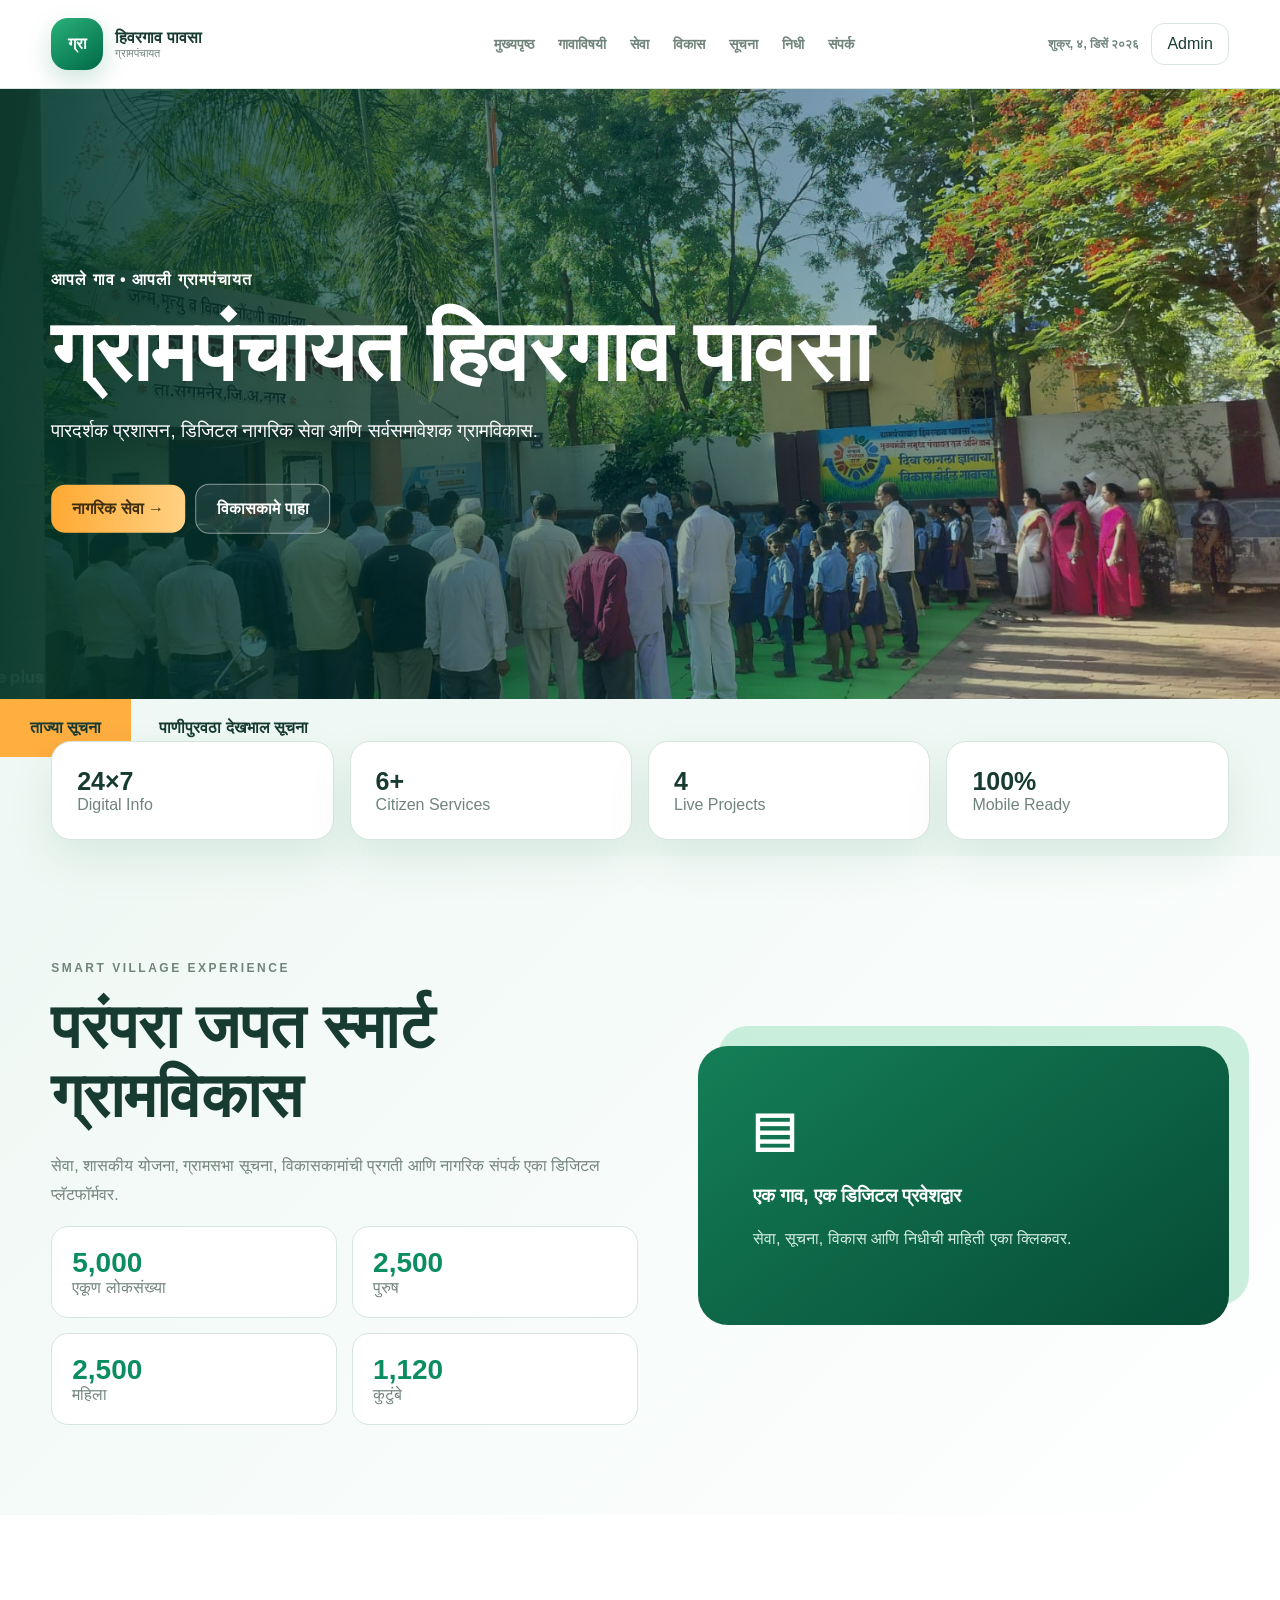
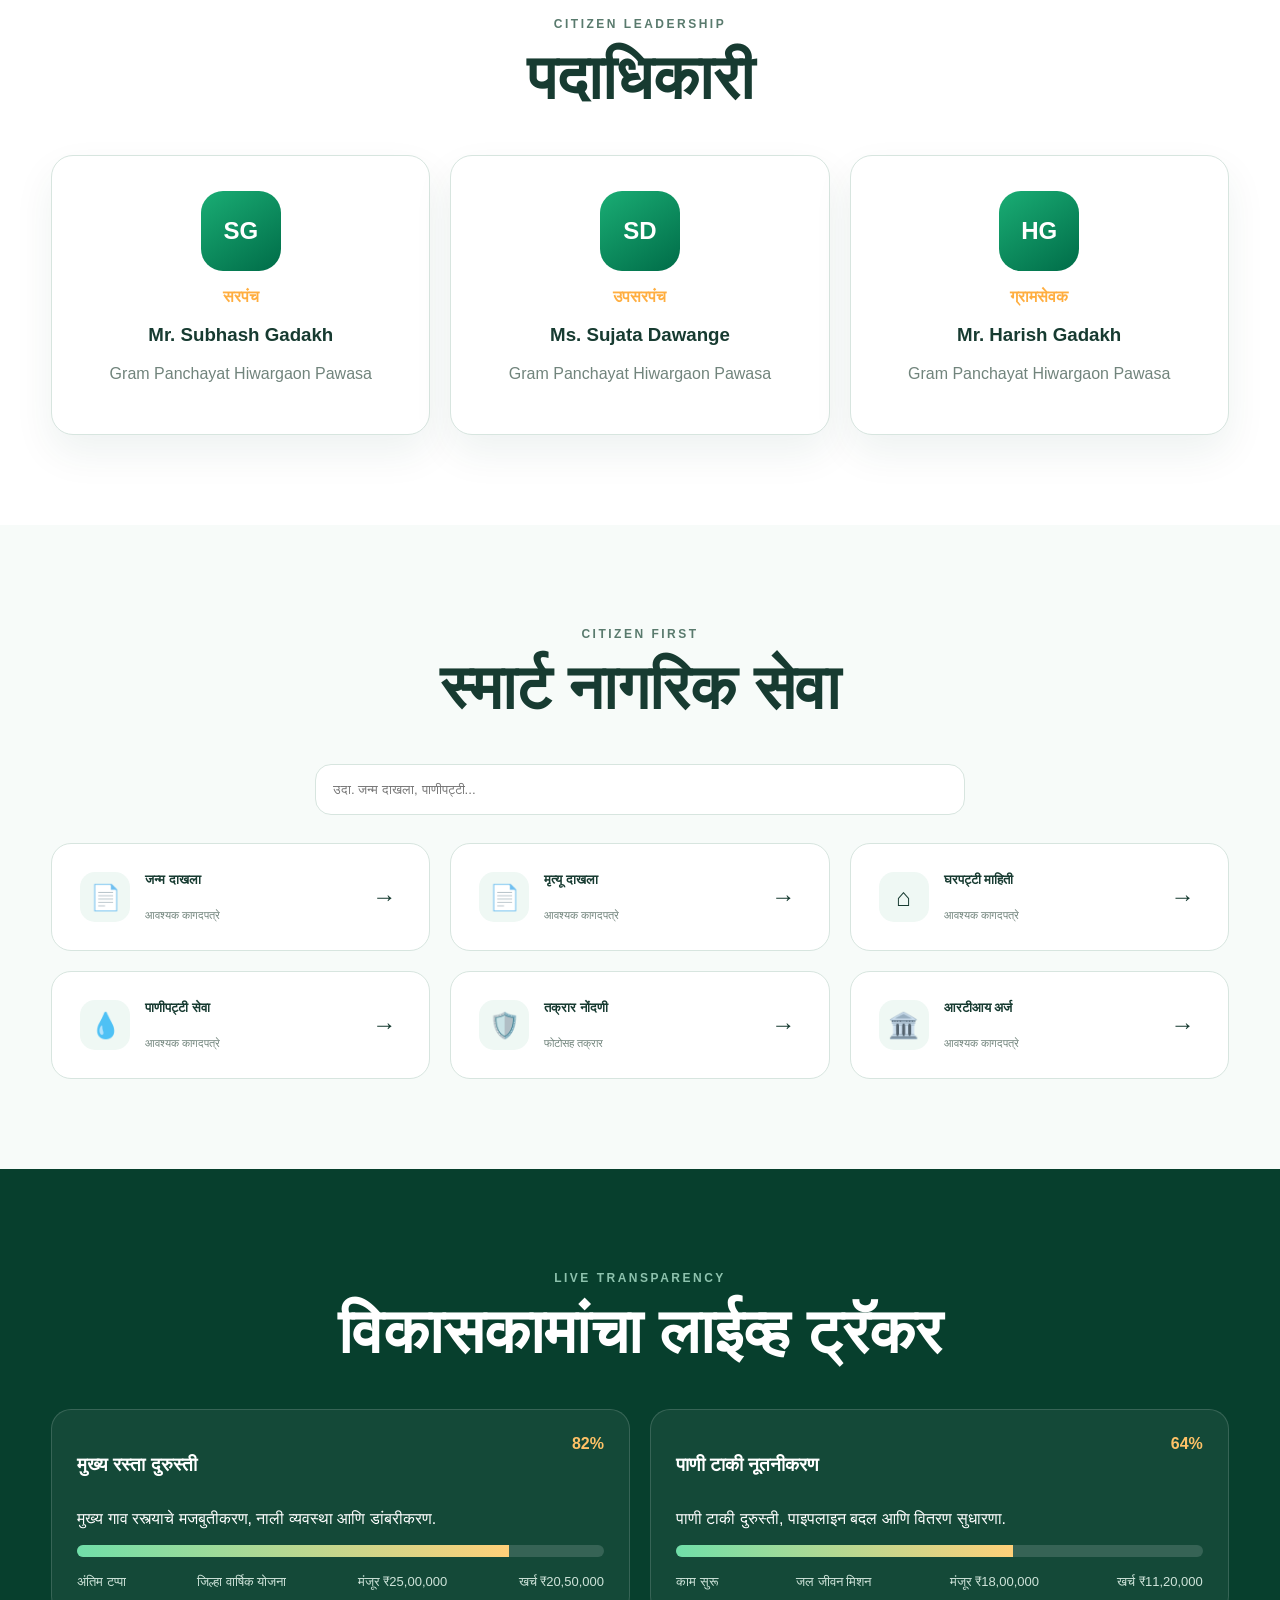
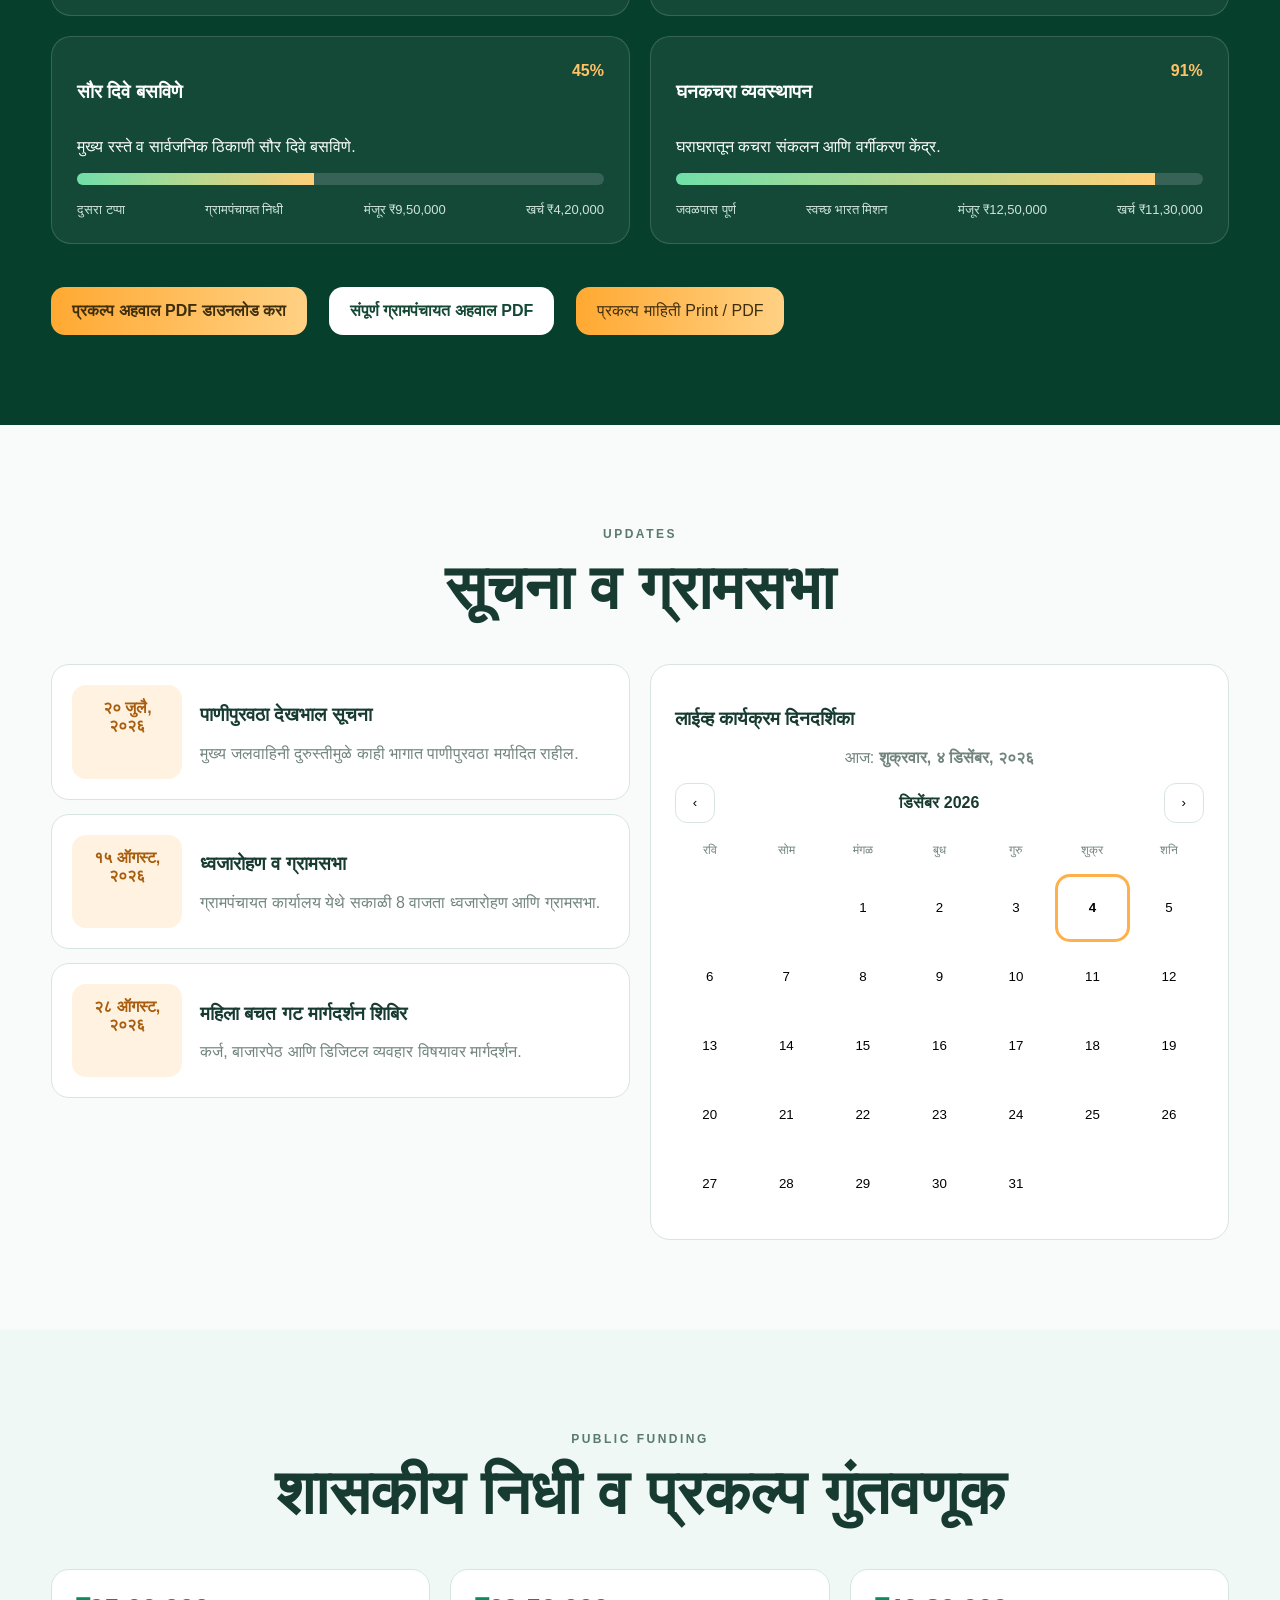
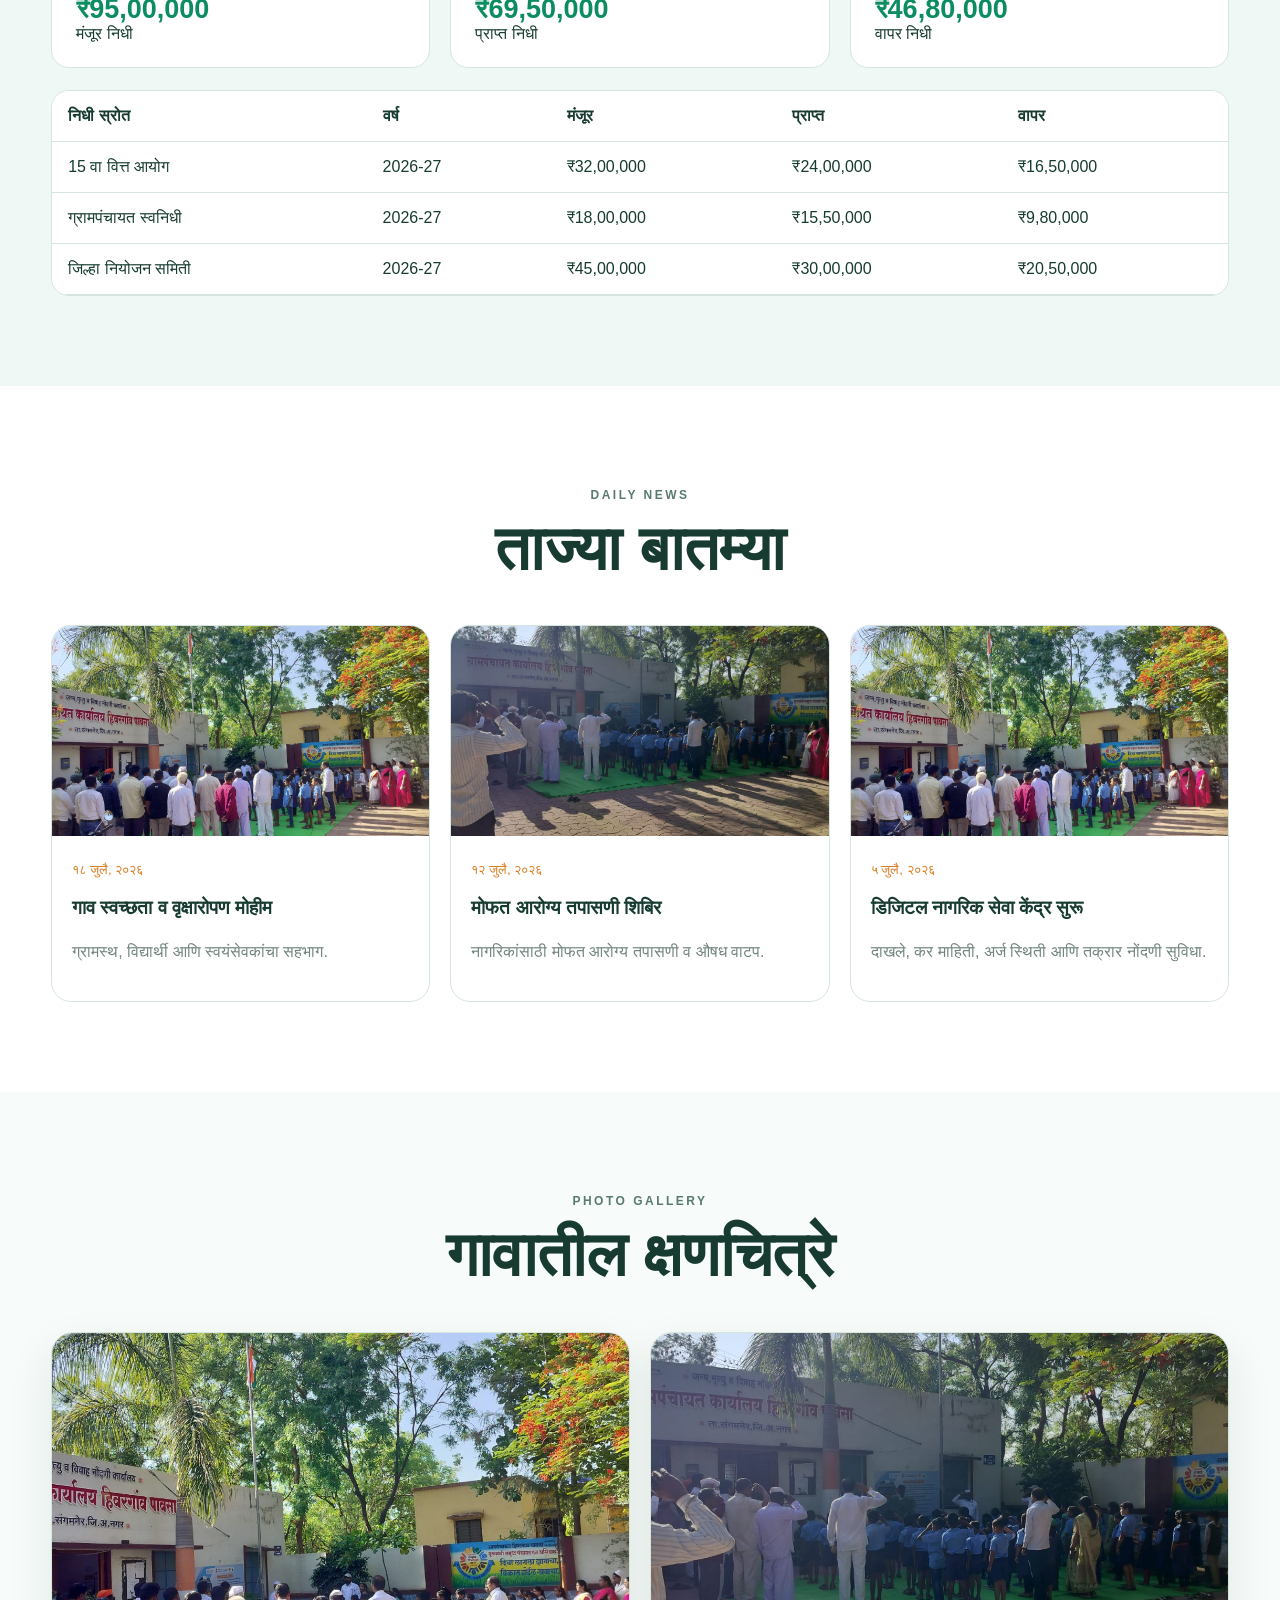
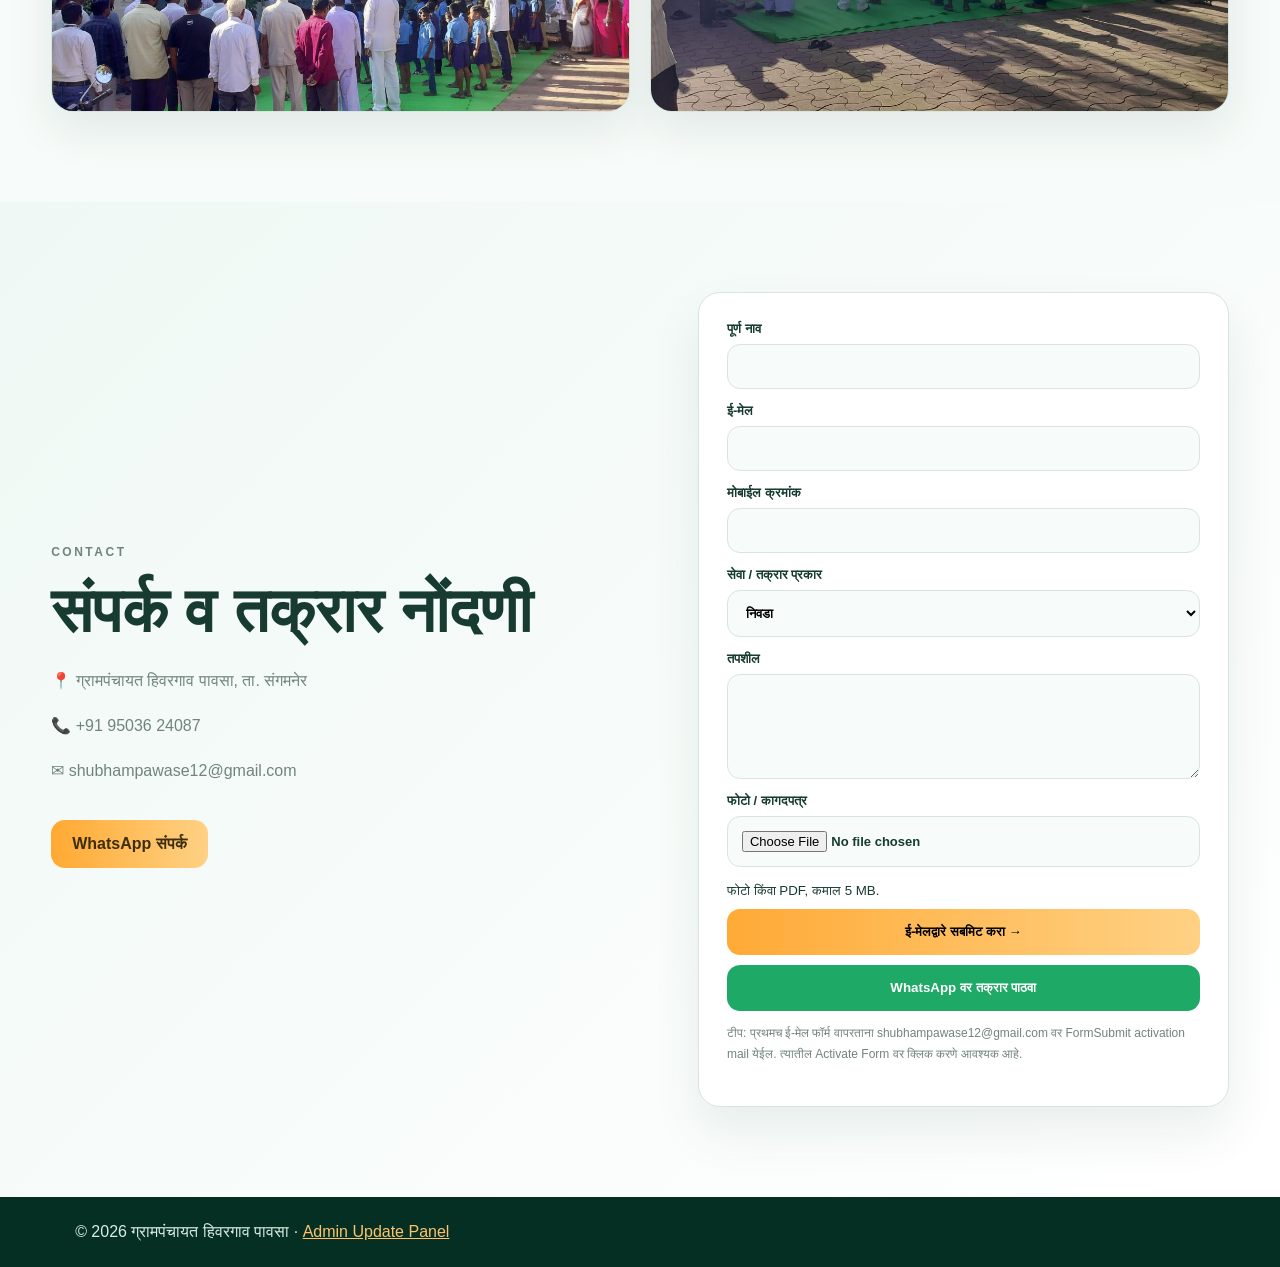
<file: index.html>
<!doctype html>
<html lang="mr">
<head>
<meta charset="utf-8"><meta name="viewport" content="width=device-width,initial-scale=1">
<title>ग्रामपंचायत हिवरगाव पावसा</title>
<link rel="stylesheet" href="styles.css">
</head>
<body>
<header><div class="wrap nav"><a class="brand" href="#home"><span>ग्रा</span><div><b>हिवरगाव पावसा</b><small>ग्रामपंचायत</small></div></a><button id="menu">☰</button><nav id="links"><a href="#home">मुख्यपृष्ठ</a><a href="#about">गावाविषयी</a><a href="#services">सेवा</a><a href="#projects">विकास</a><a href="#updates">सूचना</a><a href="#funding">निधी</a><a href="#contact">संपर्क</a></nav><div class="header-right"><span id="liveDate"></span><a class="admin" href="admin.html">Admin</a></div></div></header>

<section class="hero" id="home"><div class="hero-bg"></div><div class="shade"></div><div class="wrap hero-text"><p>आपले गाव • आपली ग्रामपंचायत</p><h1>ग्रामपंचायत हिवरगाव पावसा</h1><h3>पारदर्शक प्रशासन, डिजिटल नागरिक सेवा आणि सर्वसमावेशक ग्रामविकास.</h3><div><a href="#services">नागरिक सेवा →</a><a href="#projects" class="outline">विकासकामे पाहा</a></div></div></section>

<section class="ticker"><b>ताज्या सूचना</b><span id="ticker"></span></section>

<section class="stats"><div class="wrap grid4"><article><b>24×7</b><span>Digital Info</span></article><article><b>6+</b><span>Citizen Services</span></article><article><b id="projectCount">4</b><span>Live Projects</span></article><article><b>100%</b><span>Mobile Ready</span></article></div></section>

<section class="section about" id="about"><div class="wrap split"><div><p class="kicker">SMART VILLAGE EXPERIENCE</p><h2>परंपरा जपत स्मार्ट ग्रामविकास</h2><p>सेवा, शासकीय योजना, ग्रामसभा सूचना, विकासकामांची प्रगती आणि नागरिक संपर्क एका डिजिटल प्लॅटफॉर्मवर.</p><div class="population"><article><b id="pTotal"></b><span>एकूण लोकसंख्या</span></article><article><b id="pMale"></b><span>पुरुष</span></article><article><b id="pFemale"></b><span>महिला</span></article><article><b id="pFamilies"></b><span>कुटुंबे</span></article></div></div><aside><div>▤</div><h3>एक गाव, एक डिजिटल प्रवेशद्वार</h3><p>सेवा, सूचना, विकास आणि निधीची माहिती एका क्लिकवर.</p></aside></div></section>

<section class="section"><div class="wrap"><div class="title"><p>CITIZEN LEADERSHIP</p><h2>पदाधिकारी</h2></div><div class="grid3 officials"><article><i>SG</i><em>सरपंच</em><h3>Mr. Subhash Gadakh</h3><p>Gram Panchayat Hiwargaon Pawasa</p></article><article><i>SD</i><em>उपसरपंच</em><h3>Ms. Sujata Dawange</h3><p>Gram Panchayat Hiwargaon Pawasa</p></article><article><i>HG</i><em>ग्रामसेवक</em><h3>Mr. Harish Gadakh</h3><p>Gram Panchayat Hiwargaon Pawasa</p></article></div></div></section>

<section class="section services" id="services"><div class="wrap"><div class="title"><p>CITIZEN FIRST</p><h2>स्मार्ट नागरिक सेवा</h2></div><input id="search" placeholder="उदा. जन्म दाखला, पाणीपट्टी..."><div class="grid3 service-grid">
<button data-name="जन्म दाखला"><span>📄</span><b>जन्म दाखला</b><small>आवश्यक कागदपत्रे</small><i>→</i></button>
<button data-name="मृत्यू दाखला"><span>📄</span><b>मृत्यू दाखला</b><small>आवश्यक कागदपत्रे</small><i>→</i></button>
<button data-name="घरपट्टी माहिती"><span>⌂</span><b>घरपट्टी माहिती</b><small>आवश्यक कागदपत्रे</small><i>→</i></button>
<button data-name="पाणीपट्टी सेवा"><span>💧</span><b>पाणीपट्टी सेवा</b><small>आवश्यक कागदपत्रे</small><i>→</i></button>
<button data-name="तक्रार नोंदणी"><span>🛡️</span><b>तक्रार नोंदणी</b><small>फोटोसह तक्रार</small><i>→</i></button>
<button data-name="आरटीआय अर्ज"><span>🏛️</span><b>आरटीआय अर्ज</b><small>आवश्यक कागदपत्रे</small><i>→</i></button>
</div></div></section>

<section class="section projects" id="projects"><div class="wrap"><div class="title light"><p>LIVE TRANSPARENCY</p><h2>विकासकामांचा लाईव्ह ट्रॅकर</h2></div><div id="projectsGrid" class="grid2"></div><div class="report-actions"><a href="assets/village-development-report.pdf" download class="download">प्रकल्प अहवाल PDF डाउनलोड करा</a><a href="assets/complete-village-report.pdf" download class="download secondary-download">संपूर्ण ग्रामपंचायत अहवाल PDF</a><button id="printProjects" class="download print-btn">प्रकल्प माहिती Print / PDF</button></div></div></section>

<section class="section updates" id="updates"><div class="wrap"><div class="title"><p>UPDATES</p><h2>सूचना व ग्रामसभा</h2></div><div class="grid2"><div id="noticeList"></div><div class="calendar"><h3>लाईव्ह कार्यक्रम दिनदर्शिका</h3><p class="today-line">आज: <b id="todayText"></b></p><div class="cal-head"><button id="prev">‹</button><b id="month"></b><button id="next">›</button></div><div class="week"><span>रवि</span><span>सोम</span><span>मंगळ</span><span>बुध</span><span>गुरु</span><span>शुक्र</span><span>शनि</span></div><div id="days" class="days"></div></div></div></div></section>

<section class="section funding" id="funding"><div class="wrap"><div class="title"><p>PUBLIC FUNDING</p><h2>शासकीय निधी व प्रकल्प गुंतवणूक</h2></div><div id="fundSummary" class="grid3"></div><div class="table"><table><thead><tr><th>निधी स्रोत</th><th>वर्ष</th><th>मंजूर</th><th>प्राप्त</th><th>वापर</th></tr></thead><tbody id="fundRows"></tbody></table></div></div></section>

<section class="section"><div class="wrap"><div class="title"><p>DAILY NEWS</p><h2>ताज्या बातम्या</h2></div><div id="newsGrid" class="grid3 news"></div></div></section>

<section class="section gallery"><div class="wrap"><div class="title"><p>PHOTO GALLERY</p><h2>गावातील क्षणचित्रे</h2></div><div class="grid2 gallery-grid"><img src="assets/village-office-hd-1.jpg" alt="Village office event"><img src="assets/village-office-hd-2.jpg" alt="Village event"></div></div></section>

<section class="section contact" id="contact"><div class="wrap split"><div><p class="kicker">CONTACT</p><h2>संपर्क व तक्रार नोंदणी</h2><p>📍 ग्रामपंचायत हिवरगाव पावसा, ता. संगमनेर</p><p>📞 +91 95036 24087</p><p>✉ shubhampawase12@gmail.com</p><a class="whatsapp-link" href="https://wa.me/919503624087" target="_blank">WhatsApp संपर्क</a></div>
<form id="complaintForm" action="https://formsubmit.co/shubhampawase12@gmail.com" method="POST" enctype="multipart/form-data">
<input type="hidden" name="_subject" value="नवीन ग्रामपंचायत अर्ज / तक्रार"><input type="hidden" name="_captcha" value="false"><input type="hidden" name="_template" value="table"><input type="hidden" name="_next" id="nextUrl" value="">
<label>पूर्ण नाव<input required name="name"></label><label>ई-मेल<input required type="email" name="email"></label><label>मोबाईल क्रमांक<input required name="mobile"></label><label>सेवा / तक्रार प्रकार<select required name="type"><option value="">निवडा</option><option>तक्रार नोंदणी</option><option>जन्म दाखला</option><option>मृत्यू दाखला</option><option>घरपट्टी / पाणीपट्टी</option><option>इतर</option></select></label><label>तपशील<textarea required rows="5" name="message"></textarea></label><label>फोटो / कागदपत्र<input id="file" type="file" name="attachment" accept="image/*,.pdf"></label><small>फोटो किंवा PDF, कमाल 5 MB.</small><button type="submit">ई-मेलद्वारे सबमिट करा →</button><button type="button" id="wa">WhatsApp वर तक्रार पाठवा</button><p class="submit-help">टीप: प्रथमच ई-मेल फॉर्म वापरताना shubhampawase12@gmail.com वर FormSubmit activation mail येईल. त्यातील Activate Form वर क्लिक करणे आवश्यक आहे.</p></form></div></section>

<footer><div class="wrap">© 2026 ग्रामपंचायत हिवरगाव पावसा · <a href="admin.html">Admin Update Panel</a></div></footer>

<dialog id="dlg"><button id="close">×</button><h3 id="dlgTitle"></h3><h4>आवश्यक कागदपत्रे</h4><ul><li>समस्येचा तपशील</li><li>फोटो (असल्यास)</li><li>संपर्क क्रमांक</li></ul><a href="#contact" id="apply">अर्ज / तक्रार सबमिट करा</a></dialog>
<script src="site-data.js"></script><script src="script.js"></script>
</body></html>
</file>
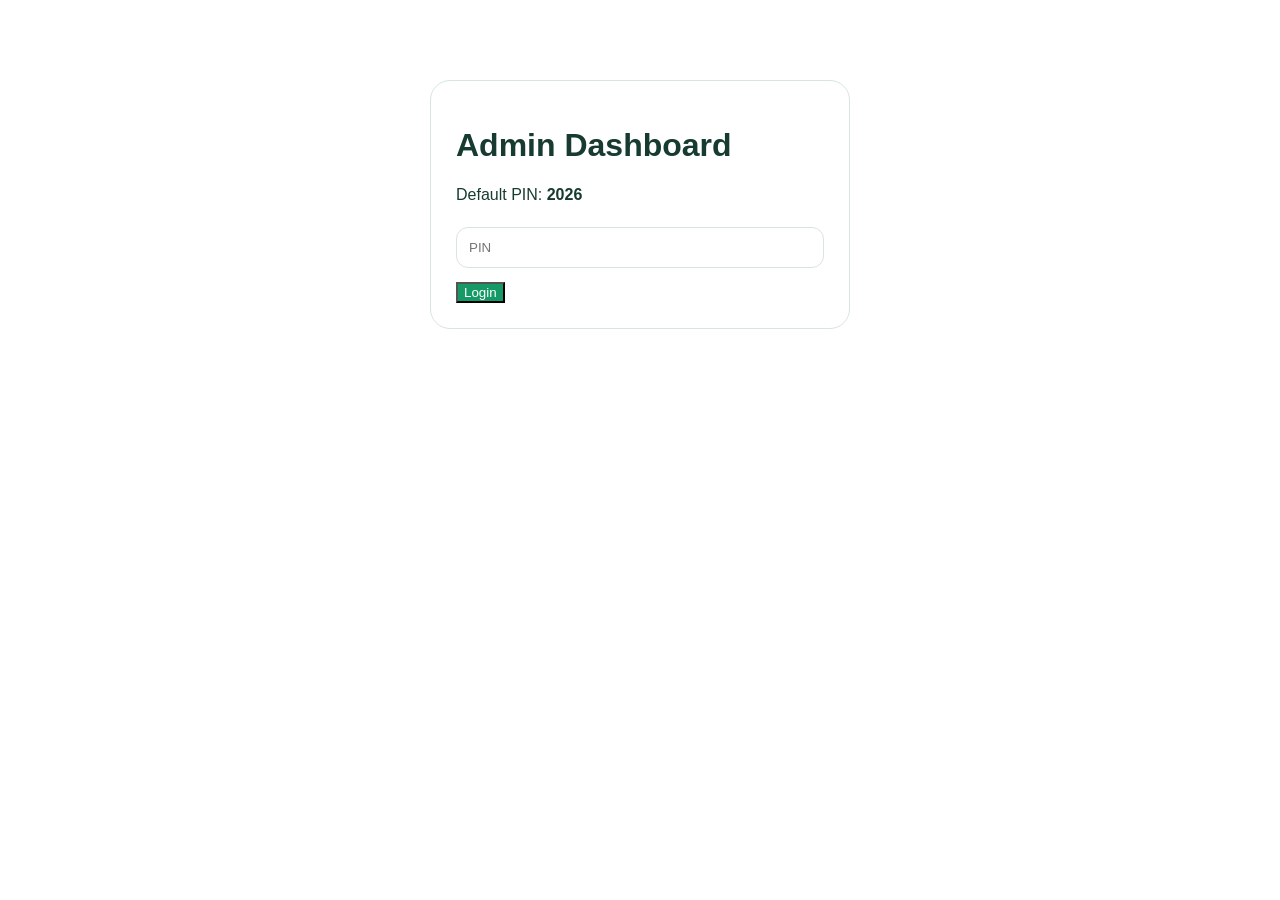
<file: admin.html>
<!doctype html><html lang="mr"><head><meta charset="utf-8"><meta name="viewport" content="width=device-width,initial-scale=1"><title>Admin Dashboard</title><link rel="stylesheet" href="styles.css"><style>
.admin-wrap{min-height:100vh;background:#eff8f4;padding:35px 0}.login,.panel,.side{background:#fff;border:1px solid #d7e5df;border-radius:20px;padding:25px}.login{max-width:420px;margin:80px auto}.login input,.editor input,.editor textarea{width:100%;padding:12px;border:1px solid #d7e5df;border-radius:12px;margin:7px 0 14px}.layout{display:grid;grid-template-columns:240px 1fr;gap:20px}.side button{display:block;width:100%;border:0;background:none;text-align:left;padding:13px;border-radius:12px;font-weight:800}.side button.active{background:#eff8f4}.tab{display:none}.tab.active{display:block}.editor{display:grid;grid-template-columns:repeat(2,1fr);gap:14px}.editor label.full{grid-column:1/-1}.actions{display:flex;gap:10px;flex-wrap:wrap;margin:18px 0}.actions button{border:0;border-radius:12px;padding:13px 16px;font-weight:900}.save{background:#149967;color:#fff}.download{background:#ffb148}.danger{background:#f0dada}.list div{border:1px solid #d7e5df;border-radius:12px;padding:12px;margin:8px 0;display:flex;justify-content:space-between;gap:15px}.list img{width:70px;height:50px;object-fit:cover;border-radius:8px}.list button{border:0;background:#ffe2e2;border-radius:8px}.preview-img{max-width:220px;max-height:150px;border-radius:12px;display:none;margin-top:10px}@media(max-width:800px){.layout{grid-template-columns:1fr}.editor{grid-template-columns:1fr}}
</style></head><body>
<div id="loginBox" class="login"><h1>Admin Dashboard</h1><p>Default PIN: <b>2026</b></p><input id="pin" type="password" placeholder="PIN"><button id="loginBtn" class="save">Login</button></div>
<div id="shell" hidden class="admin-wrap"><div class="wrap"><h1>Daily Update Dashboard</h1><p>बातम्या, सूचना, प्रकल्प, निधी आणि लोकसंख्या अपडेट करा.</p><div class="layout"><aside class="side"><button class="active" data-tab="news">बातम्या</button><button data-tab="notices">सूचना</button><button data-tab="projects">प्रकल्प</button><button data-tab="funding">निधी</button><button data-tab="population">लोकसंख्या</button><button data-tab="publish">Publish</button></aside><main class="panel">
<section class="tab active" id="news"><h2>बातमी जोडा</h2><div class="editor"><label>दिनांक<input id="nDate" type="date"></label><label>शीर्षक<input id="nTitle"></label><label class="full">तपशील<textarea id="nText"></textarea></label><label class="full">फोटो निवडा<input id="nPhoto" type="file" accept="image/*"><img id="nPreview" class="preview-img"></label></div><div class="actions"><button class="save" id="addNews">Add News</button></div><div id="newsList" class="list"></div></section>
<section class="tab" id="notices"><h2>सूचना जोडा</h2><div class="editor"><label>दिनांक<input id="oDate" type="date"></label><label>शीर्षक<input id="oTitle"></label><label class="full">तपशील<textarea id="oText"></textarea></label></div><div class="actions"><button class="save" id="addNotice">Add Notice</button></div><div id="noticeListA" class="list"></div></section>
<section class="tab" id="projects"><h2>प्रकल्प जोडा</h2><div class="editor"><label>नाव<input id="prName"></label><label>Progress<input id="prProgress" type="number"></label><label>Status<input id="prStatus"></label><label>Scheme<input id="prScheme"></label><label>Budget<input id="prBudget" type="number"></label><label>Spent<input id="prSpent" type="number"></label><label class="full">Project Details<textarea id="prDetails"></textarea></label></div><div class="actions"><button class="save" id="addProject">Add Project</button></div><div id="projectList" class="list"></div></section>
<section class="tab" id="funding"><h2>निधी जोडा</h2><div class="editor"><label>Source<input id="fSource"></label><label>Year<input id="fYear"></label><label>Sanctioned<input id="fS" type="number"></label><label>Received<input id="fR" type="number"></label><label>Used<input id="fU" type="number"></label></div><div class="actions"><button class="save" id="addFund">Add Funding</button></div><div id="fundList" class="list"></div></section>
<section class="tab" id="population"><h2>लोकसंख्या</h2><div class="editor"><label>Total<input id="vT" type="number"></label><label>Male<input id="vM" type="number"></label><label>Female<input id="vF" type="number"></label><label>Families<input id="vFa" type="number"></label></div><div class="actions"><button class="save" id="saveVillage">Save</button></div></section>
<section class="tab" id="publish"><h2>Preview / Publish</h2><p>Save Preview मुळे बदल फक्त या browser मध्ये दिसतील. सार्वजनिक GitHub website साठी site-data.js डाउनलोड करून repository मधील file replace करा व git push करा.</p><div class="actions"><button class="save" id="preview">Save Preview</button><button class="download" id="downloadJs">Download site-data.js</button><button class="download" id="downloadJson">Download JSON</button><button class="danger" id="reset">Reset</button></div><a href="index.html">Website पाहा</a></section>
</main></div></div></div><script src="site-data.js"></script><script src="admin.js"></script></body></html>
</file>
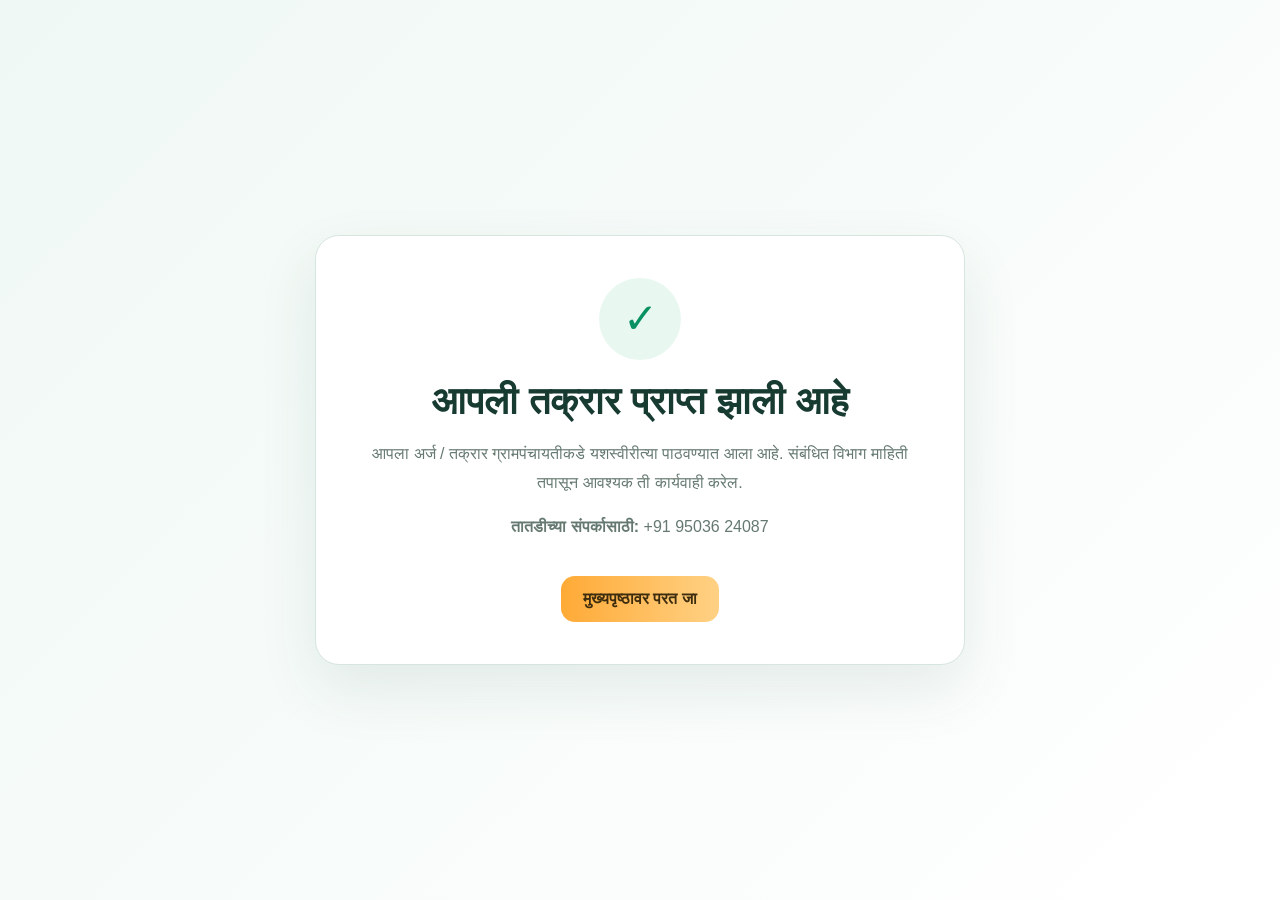
<file: success.html>
<!doctype html>
<html lang="mr">
<head>
<meta charset="utf-8">
<meta name="viewport" content="width=device-width,initial-scale=1">
<title>तक्रार प्राप्त झाली</title>
<link rel="stylesheet" href="styles.css">
<style>
.success-page{min-height:100vh;display:grid;place-items:center;background:linear-gradient(135deg,#eff8f4,#fff);padding:24px}
.success-card{max-width:650px;background:#fff;border:1px solid #d7e5df;border-radius:24px;padding:42px;text-align:center;box-shadow:0 25px 60px #124d3618}
.success-icon{width:82px;height:82px;border-radius:50%;display:grid;place-items:center;margin:0 auto 20px;background:#e8f8f1;color:#0a9163;font-size:42px}
.success-card h1{font-size:38px;margin:12px 0;color:#173b31}
.success-card p{color:#657970;line-height:1.8}
.success-card a{display:inline-block;margin-top:18px;background:linear-gradient(90deg,#ffaa36,#ffd184);padding:14px 22px;border-radius:14px;color:#3d2d0e;text-decoration:none;font-weight:900}
</style>
</head>
<body>
<div class="success-page">
  <div class="success-card">
    <div class="success-icon">✓</div>
    <h1>आपली तक्रार प्राप्त झाली आहे</h1>
    <p>आपला अर्ज / तक्रार ग्रामपंचायतीकडे यशस्वीरीत्या पाठवण्यात आला आहे. संबंधित विभाग माहिती तपासून आवश्यक ती कार्यवाही करेल.</p>
    <p><b>तातडीच्या संपर्कासाठी:</b> +91 95036 24087</p>
    <a href="index.html">मुख्यपृष्ठावर परत जा</a>
  </div>
</div>
</body>
</html>
</file>
<file: styles.css>
:root{--g:#073f2d;--g2:#0b8d61;--mint:#eff8f4;--o:#ffae40;--t:#173b31;--m:#71847c;--c:#fff;--b:#d7e5df}
*{box-sizing:border-box}html{scroll-behavior:smooth}body{margin:0;font-family:"Segoe UI",Arial,sans-serif;color:var(--t);background:#fff}.wrap{width:min(1180px,92%);margin:auto}header{position:sticky;top:0;z-index:40;background:#fffffff2;backdrop-filter:blur(13px);border-bottom:1px solid var(--b)}.nav{height:88px;display:flex;align-items:center;gap:28px}.brand{display:flex;align-items:center;gap:12px;text-decoration:none;color:var(--t);min-width:250px}.brand>span{width:52px;height:52px;border-radius:17px;display:grid;place-items:center;color:#fff;font-weight:900;background:linear-gradient(145deg,#2ab17a,#006947);box-shadow:0 10px 25px #0a7d5735}.brand b,.brand small{display:block}.brand small{color:var(--m);font-size:11px}.nav nav{display:flex;gap:24px;margin:auto}.nav nav a{color:var(--m);text-decoration:none;font-weight:800;font-size:14px}.admin{border:1px solid var(--b);padding:11px 15px;border-radius:13px;color:var(--t);text-decoration:none}.nav>button{display:none}.hero{height:610px;position:relative;overflow:hidden}.hero video{width:100%;height:100%;object-fit:cover}.shade{position:absolute;inset:0;background:linear-gradient(90deg,rgba(0,53,38,.9),rgba(0,53,38,.45),rgba(0,53,38,.08))}.hero-text{position:absolute;top:50%;left:50%;transform:translate(-50%,-50%);color:#fff}.hero-text p{font-weight:900;letter-spacing:1px}.hero h1{font-size:clamp(48px,7vw,85px);max-width:870px;line-height:1.05;margin:18px 0}.hero h3{max-width:760px;line-height:1.7;font-weight:500}.hero-text a,.download,.whatsapp-link{display:inline-block;background:linear-gradient(90deg,#ffa932,#ffd184);color:#3e2e0e;padding:15px 21px;border-radius:14px;text-decoration:none;font-weight:900;margin:18px 10px 0 0}.hero-text .outline{background:#ffffff18;color:#fff;border:1px solid #ffffff77}.ticker{display:flex;align-items:center;background:var(--mint);min-height:58px}.ticker b{background:var(--o);padding:20px 30px}.ticker span{padding:0 28px;font-weight:800}.stats{background:var(--mint)}.grid4{display:grid;grid-template-columns:repeat(4,1fr);gap:16px;transform:translateY(-16px)}.grid4 article{background:var(--c);border:1px solid var(--b);border-radius:20px;padding:25px;box-shadow:0 20px 45px #0b684218}.grid4 b,.grid4 span{display:block}.grid4 b{font-size:25px}.grid4 span{color:var(--m)}.section{padding:90px 0}.about{background:linear-gradient(135deg,var(--mint),#fff)}.split{display:grid;grid-template-columns:1.05fr .95fr;gap:60px;align-items:center}.kicker,.title p{font-size:12px;font-weight:900;letter-spacing:2.5px;color:#597a6d}.split h2,.title h2{font-size:clamp(40px,5vw,62px);line-height:1.12;margin:10px 0 22px}.split p{line-height:1.8;color:var(--m)}.population{display:grid;grid-template-columns:repeat(2,1fr);gap:15px}.population article{background:#fff;border:1px solid var(--b);padding:20px;border-radius:17px}.population b,.population span{display:block}.population b{font-size:28px;color:var(--g2)}.population span{color:var(--m)}.split aside{background:linear-gradient(145deg,#147e57,#064b35);color:#fff;padding:55px;border-radius:30px;box-shadow:20px -20px 0 #a3e4c28a}.split aside div{font-size:55px}.split aside p{color:#d6eee4}.title{text-align:center;margin-bottom:42px}.grid3{display:grid;grid-template-columns:repeat(3,1fr);gap:20px}.officials article{text-align:center;background:#fff;border:1px solid var(--b);padding:35px;border-radius:22px;box-shadow:0 18px 40px #124d3612}.officials i{width:80px;height:80px;display:grid;place-items:center;margin:auto;border-radius:22px;color:#fff;font-style:normal;font-weight:900;font-size:24px;background:linear-gradient(145deg,#1aad74,#006c48)}.officials em{display:block;color:var(--o);font-style:normal;font-weight:900;margin-top:17px}.officials p{color:var(--m)}.services{background:#f7fbf9}.services input{display:block;width:min(650px,100%);margin:0 auto 28px;padding:17px;border:1px solid var(--b);border-radius:16px}.service-grid button{border:1px solid var(--b);background:#fff;padding:28px;border-radius:20px;display:grid;grid-template-columns:50px 1fr 30px;align-items:center;text-align:left;gap:15px;color:var(--t)}.service-grid span{grid-row:1/3;width:50px;height:50px;display:grid;place-items:center;background:var(--mint);border-radius:15px;font-size:25px}.service-grid b,.service-grid small{display:block}.service-grid small{color:var(--m);margin-top:6px}.service-grid i{grid-column:3;grid-row:1/3;font-size:24px}.projects{background:var(--g);color:#fff}.title.light p{color:#8dc2ad}.grid2{display:grid;grid-template-columns:repeat(2,1fr);gap:20px}.project{border:1px solid #ffffff26;background:#ffffff0e;border-radius:20px;padding:25px}.project .head,.project .meta{display:flex;justify-content:space-between;gap:12px}.project .head b{color:#ffc267}.bar{height:12px;background:#ffffff25;border-radius:20px;margin:17px 0;overflow:hidden}.bar i{display:block;height:100%;background:linear-gradient(90deg,#70dfa9,#ffd079)}.project .meta{font-size:13px;color:#cfe4da;flex-wrap:wrap}.updates{background:#f8fbf9}.notice{display:grid;grid-template-columns:110px 1fr;gap:18px;background:#fff;border:1px solid var(--b);border-radius:18px;padding:20px;margin-bottom:14px}.notice time{background:#fff2e1;color:#a85d0d;padding:14px;border-radius:14px;text-align:center;font-weight:900}.notice p{color:var(--m)}.calendar{background:#fff;border:1px solid var(--b);border-radius:20px;padding:24px}.cal-head{display:grid;grid-template-columns:40px 1fr 40px;align-items:center;text-align:center}.cal-head button{height:40px;border:1px solid var(--b);background:#fff;border-radius:12px}.week,.days{display:grid;grid-template-columns:repeat(7,1fr);gap:7px}.week{margin:20px 0;color:var(--m);font-size:12px;text-align:center}.days button{height:62px;border:0;background:transparent;border-radius:12px}.days button.event{border:1px solid #55bc8d;background:var(--mint)}.funding{background:var(--mint)}.funding .grid3 article{background:#fff;border:1px solid var(--b);padding:24px;border-radius:18px}.funding .grid3 b,.funding .grid3 span{display:block}.funding .grid3 b{font-size:27px;color:var(--g2)}.table{overflow:auto;border-radius:18px;border:1px solid var(--b);margin-top:22px}table{width:100%;border-collapse:collapse;background:#fff}th,td{padding:16px;border-bottom:1px solid var(--b);text-align:left}.news article{background:#fff;border:1px solid var(--b);border-radius:20px;overflow:hidden}.news img{width:100%;height:210px;object-fit:cover}.news div{padding:20px}.news small{color:#d97b1e}.news p{color:var(--m);line-height:1.7}.contact{background:linear-gradient(135deg,var(--mint),#fff)}form{background:#fff;border:1px solid var(--b);padding:28px;border-radius:22px;box-shadow:0 25px 50px #124d3615}form label{display:block;font-size:13px;font-weight:800;margin-bottom:14px}form input,form textarea,form select{display:block;width:100%;margin-top:7px;border:1px solid var(--b);background:#f7fbf9;border-radius:13px;padding:14px;font:inherit}form button{width:100%;border:0;padding:15px;border-radius:13px;font-weight:900;margin-top:10px}form button[type=submit]{background:linear-gradient(90deg,#ffaa36,#ffd184)}#wa{background:#1fa966;color:#fff}footer{background:#062f23;color:#d8eee4;padding:26px}footer a{color:#ffc36b}dialog{border:0;border-radius:22px;padding:30px;max-width:460px}dialog button{float:right;border:0;background:none;font-size:25px}dialog a{display:inline-block;background:var(--o);color:#3c2b0a;padding:12px 16px;border-radius:12px;text-decoration:none;font-weight:900}
@media(max-width:900px){.nav nav{display:none;position:absolute;top:88px;left:0;right:0;background:#fff;padding:20px;flex-direction:column}.nav nav.open{display:flex}.nav>button{display:block;margin-left:auto;border:0;background:none;font-size:25px}.admin{display:none}.brand{min-width:0}.grid4,.grid3{grid-template-columns:repeat(2,1fr)}.split,.grid2{grid-template-columns:1fr}}@media(max-width:600px){.hero{height:560px}.hero h1{font-size:45px}.grid4,.grid3{grid-template-columns:1fr}.population{grid-template-columns:1fr 1fr}.section{padding:68px 0}.notice{grid-template-columns:1fr}.project .meta{flex-direction:column}.ticker{font-size:13px}.ticker b{padding:18px 12px}}

.header-right{display:flex;align-items:center;gap:12px}.header-right #liveDate{font-size:12px;color:var(--m);font-weight:700}
.hero-bg{position:absolute;inset:0;background:url("assets/village-office-hd-1.jpg") center/cover no-repeat;transform:scale(1.01)}
.gallery{background:#f7fbf9}.gallery-grid img{width:100%;height:380px;object-fit:cover;border-radius:22px;border:1px solid var(--b);box-shadow:0 18px 45px #103d2e18}
.report-actions{display:flex;flex-wrap:wrap;gap:12px;margin-top:25px}.secondary-download{background:#fff;color:#154735}.print-btn{border:0;cursor:pointer;font:inherit}
.today-line{text-align:center;color:var(--m)}
.days button.today{outline:3px solid #ffb04a;font-weight:900}
.days button.event{position:relative}.days button.event:after{content:"";position:absolute;bottom:7px;left:50%;width:6px;height:6px;border-radius:50%;background:#0a9a68;transform:translateX(-50%)}
@media(max-width:900px){.header-right #liveDate{display:none}.gallery-grid img{height:280px}}

.submit-help{font-size:12px;color:#71847c;line-height:1.6;margin-top:12px}
</file>
